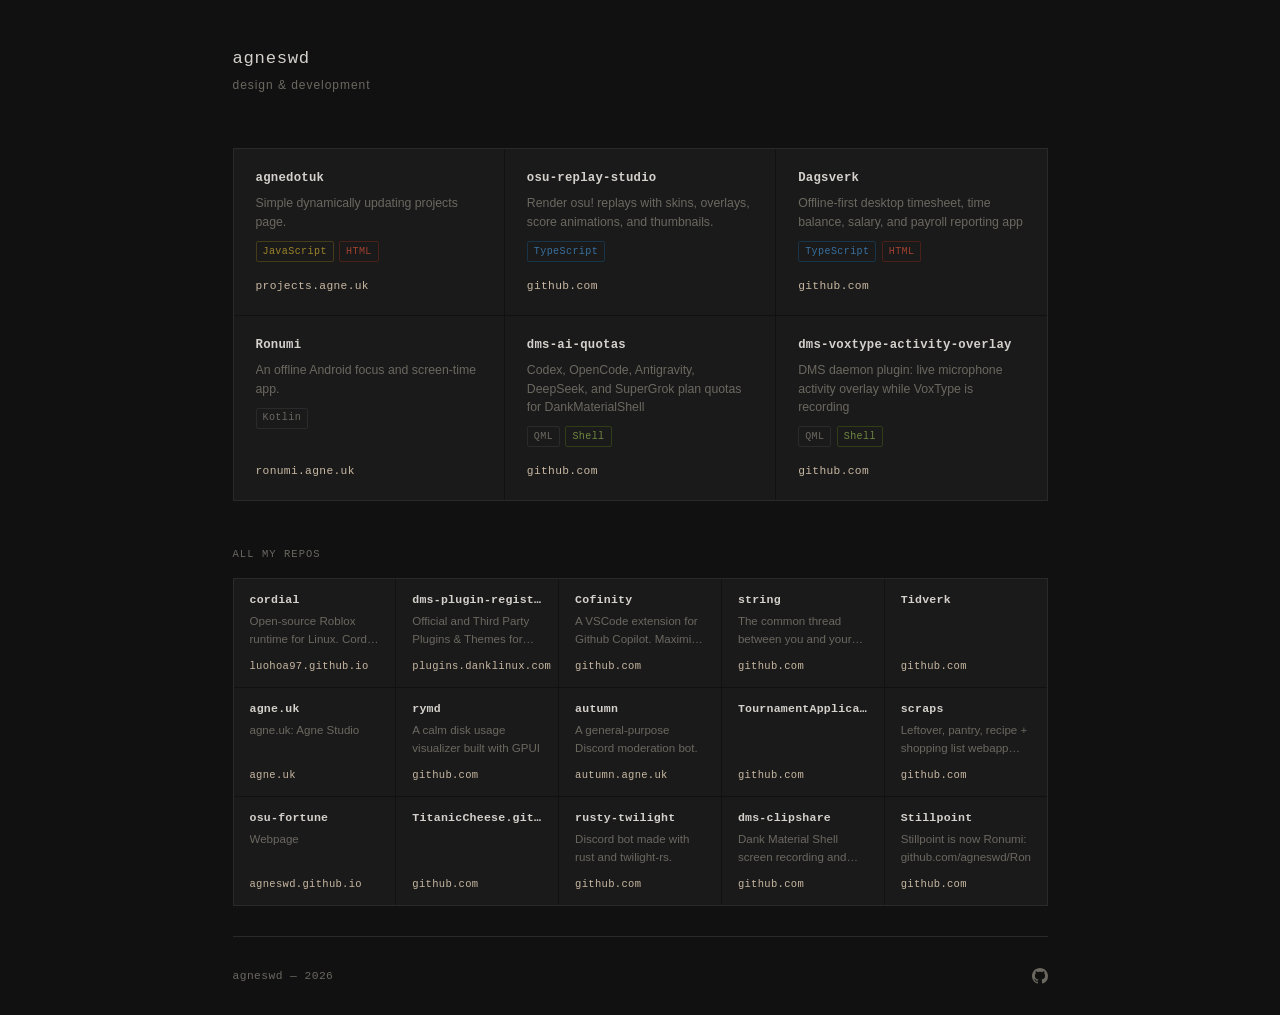
<file: index.html>
<!DOCTYPE html>
<html lang="en">
<head>
  <meta charset="UTF-8" />
  <meta name="viewport" content="width=device-width, initial-scale=1.0" />
  <title>agneswd</title>
  <link rel="stylesheet" href="styles.css" />
</head>
<body>
  <div class="page">

    <header class="site-header">
      <h1 class="site-name">agneswd</h1>
      <p class="site-tagline">design &amp; development</p>
    </header>

    <main>
      <section class="projects-section" aria-label="Pinned projects">
        <div id="project-grid" class="project-grid" role="list">
          <!-- Populated by script.js renderProjects() -->
        </div>
        <p id="loading-state" class="status-line">loading…</p>
        <p id="empty-state"   class="status-line" hidden>no projects yet.</p>
        <p id="error-state"   class="status-line" hidden>couldn’t load projects — try refreshing.</p>
      </section>

      <section class="repos-section" aria-label="All my repos">
        <h2 class="section-heading">All my repos</h2>
        <div id="repos-grid" class="project-grid" role="list">
          <!-- Populated by script.js renderAllRepos() -->
        </div>
        <p id="repos-empty-state" class="status-line" hidden>no public repos.</p>
      </section>
    </main>

    <footer class="site-footer">
      <span class="footer-line">agneswd &mdash; <time id="footer-year"></time></span>
      <a href="https://github.com/agneswd" class="footer-github" aria-label="GitHub profile" target="_blank" rel="noopener noreferrer">
        <svg xmlns="http://www.w3.org/2000/svg" viewBox="0 0 24 24" aria-hidden="true" focusable="false" width="16" height="16">
          <path d="M12 0C5.37 0 0 5.37 0 12c0 5.31 3.435 9.795 8.205 11.385.6.105.825-.255.825-.57 0-.285-.015-1.23-.015-2.235-3.015.555-3.795-.735-4.035-1.41-.135-.345-.72-1.41-1.23-1.695-.42-.225-1.02-.78-.015-.795.945-.015 1.62.87 1.845 1.23 1.08 1.815 2.805 1.305 3.495.99.105-.78.42-1.305.765-1.605-2.67-.3-5.46-1.335-5.46-5.925 0-1.305.465-2.385 1.23-3.225-.12-.3-.54-1.53.12-3.18 0 0 1.005-.315 3.3 1.23.96-.27 1.98-.405 3-.405s2.04.135 3 .405c2.295-1.56 3.3-1.23 3.3-1.23.66 1.65.24 2.88.12 3.18.765.84 1.23 1.905 1.23 3.225 0 4.605-2.805 5.625-5.475 5.925.435.375.81 1.095.81 2.22 0 1.605-.015 2.895-.015 3.3 0 .315.225.69.825.57A12.02 12.02 0 0 0 24 12c0-6.63-5.37-12-12-12z"/>
        </svg>
      </a>
    </footer>

  </div>

  <script src="script.js"></script>
</body>
</html>
</file>
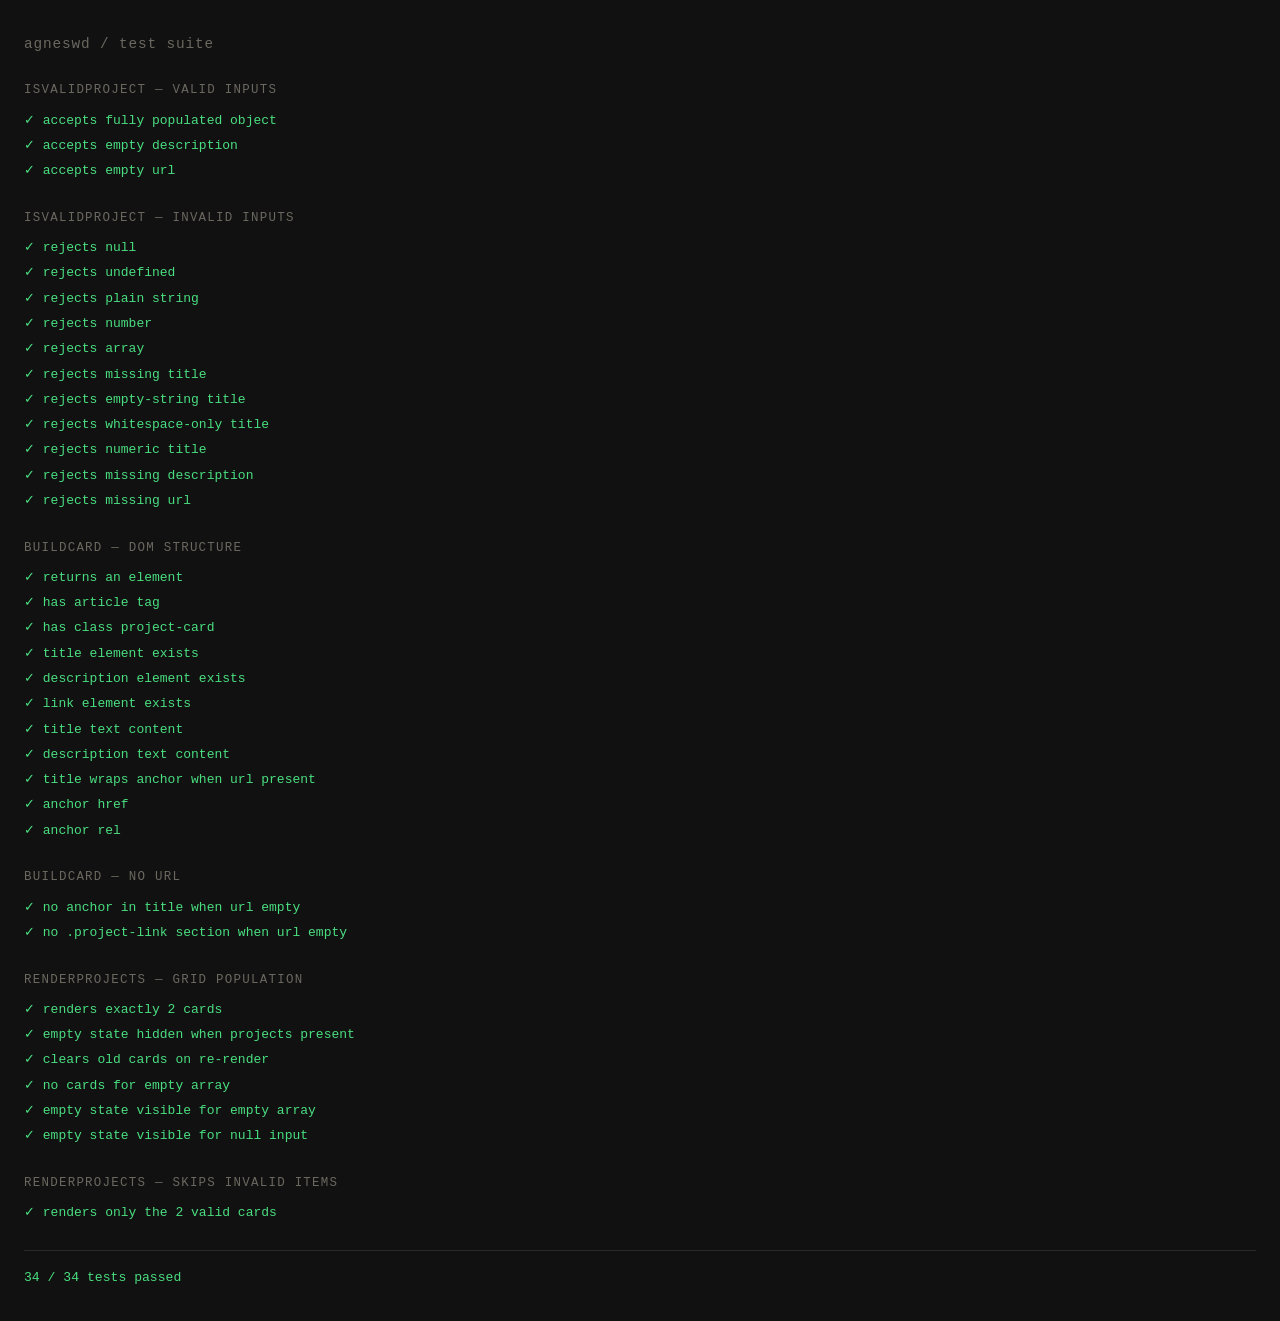
<file: test.html>
<!DOCTYPE html>
<html lang="en">
<head>
  <meta charset="UTF-8" />
  <meta name="viewport" content="width=device-width, initial-scale=1.0" />
  <title>portfolio — tests</title>
  <style>
    :root { --pass: #4ade80; --fail: #f87171; --bg: #111; --text: #d4d0cb; --muted: #6b6860; }
    * { box-sizing: border-box; margin: 0; padding: 0; }
    body { background: var(--bg); color: var(--text); font-family: "SFMono-Regular", Consolas, monospace; font-size: 13px; padding: 2rem 1.5rem; line-height: 1.7; }
    h1 { font-size: 0.9rem; font-weight: 400; letter-spacing: 0.06em; margin-bottom: 1.5rem; color: var(--muted); }
    .suite { margin-bottom: 1.5rem; }
    .suite-name { font-size: 0.78rem; color: var(--muted); text-transform: uppercase; letter-spacing: 0.1em; margin-bottom: 0.4rem; }
    .result { padding: 0.1rem 0; }
    .pass { color: var(--pass); }
    .fail { color: var(--fail); }
    .summary { margin-top: 1.5rem; padding-top: 1rem; border-top: 1px solid #2a2a2a; font-size: 0.82rem; }
    .summary.all-pass { color: var(--pass); }
    .summary.has-fail  { color: var(--fail); }
    /* Hidden test fixture */
    #fixture { display: none; }
  </style>
</head>
<body>
  <h1>agneswd / test suite</h1>
  <div id="output"></div>
  <div class="summary" id="summary"></div>

  <!-- Hidden DOM fixture used by rendering tests -->
  <div id="fixture">
    <div id="project-grid" role="list"></div>
    <p id="empty-state" hidden></p>
  </div>

  <script src="script.js"></script>
  <script>
    (function () {
      "use strict";

      // ── Micro test runner ───────────────────────────────────────────────
      const results = [];

      function assert(description, condition) {
        results.push({ description, pass: !!condition });
      }

      function assertEqual(description, a, b) {
        const pass = a === b;
        results.push({
          description,
          pass,
          detail: pass ? null : ("expected " + JSON.stringify(b) + ", got " + JSON.stringify(a)),
        });
      }

      function suite(name, fn) {
        const before = results.length;
        fn();
        const suiteResults = results.slice(before);
        render(name, suiteResults);
      }

      function render(name, suiteResults) {
        const out = document.getElementById("output");
        const div = document.createElement("div");
        div.className = "suite";
        div.innerHTML = '<div class="suite-name">' + name + '</div>';
        suiteResults.forEach(function (r) {
          const el = document.createElement("div");
          el.className = "result " + (r.pass ? "pass" : "fail");
          const icon = r.pass ? "✓" : "✗";
          el.textContent = icon + "  " + r.description;
          if (r.detail) {
            const detail = document.createElement("div");
            detail.style.paddingLeft = "1.4rem";
            detail.style.color = "var(--muted)";
            detail.textContent = r.detail;
            el.appendChild(detail);
          }
          div.appendChild(el);
        });
        out.appendChild(div);
      }

      // ── Tests ───────────────────────────────────────────────────────────

      suite("isValidProject — valid inputs", function () {
        const v = window.Portfolio.isValidProject;

        assert("accepts fully populated object",
          v({ title: "foo", description: "bar", url: "https://x.com" }));

        assert("accepts empty description",
          v({ title: "foo", description: "", url: "" }));

        assert("accepts empty url",
          v({ title: "foo", description: "desc", url: "" }));
      });

      suite("isValidProject — invalid inputs", function () {
        const v = window.Portfolio.isValidProject;

        assert("rejects null",                 !v(null));
        assert("rejects undefined",            !v(undefined));
        assert("rejects plain string",         !v("hello"));
        assert("rejects number",               !v(42));
        assert("rejects array",                !v([]));
        assert("rejects missing title",        !v({ description: "d", url: "u" }));
        assert("rejects empty-string title",   !v({ title: "", description: "d", url: "u" }));
        assert("rejects whitespace-only title",!v({ title: "   ", description: "d", url: "u" }));
        assert("rejects numeric title",        !v({ title: 123, description: "d", url: "u" }));
        assert("rejects missing description",  !v({ title: "t", url: "u" }));
        assert("rejects missing url",          !v({ title: "t", description: "d" }));
      });

      suite("buildCard — DOM structure", function () {
        const b = window.Portfolio.buildCard;

        const card = b({ title: "my project", description: "some desc", url: "https://example.com" });

        assert("returns an element", card instanceof HTMLElement);
        assertEqual("has article tag", card.tagName, "ARTICLE");
        assert("has class project-card", card.classList.contains("project-card"));
        assert("title element exists", card.querySelector(".project-title") !== null);
        assert("description element exists", card.querySelector(".project-description") !== null);
        assert("link element exists", card.querySelector(".project-link") !== null);
        assertEqual("title text content", card.querySelector(".project-title").textContent, "my project");
        assertEqual("description text content", card.querySelector(".project-description").textContent, "some desc");

        const anchor = card.querySelector(".project-title a");
        assert("title wraps anchor when url present", anchor !== null);
        assertEqual("anchor href", anchor && anchor.getAttribute("href"), "https://example.com");
        assertEqual("anchor rel", anchor && anchor.getAttribute("rel"), "noopener noreferrer");
      });

      suite("buildCard — no url", function () {
        const b = window.Portfolio.buildCard;
        const card = b({ title: "no link", description: "desc", url: "" });

        assert("no anchor in title when url empty",
          card.querySelector(".project-title a") === null);
        assert("no .project-link section when url empty",
          card.querySelector(".project-link") === null);
      });

      suite("renderProjects — grid population", function () {
        const r = window.Portfolio.renderProjects;
        const grid = document.getElementById("project-grid");
        const empty = document.getElementById("empty-state");

        // Test 1: renders correct number of cards
        r([
          { title: "a", description: "da", url: "" },
          { title: "b", description: "db", url: "https://b.com" },
        ]);
        assertEqual("renders exactly 2 cards", grid.querySelectorAll(".project-card").length, 2);
        assert("empty state hidden when projects present", empty.hidden === true);

        // Test 2: clears previous content on re-render
        r([{ title: "only one", description: "d", url: "" }]);
        assertEqual("clears old cards on re-render", grid.querySelectorAll(".project-card").length, 1);

        // Test 3: empty array shows empty state
        r([]);
        assertEqual("no cards for empty array", grid.querySelectorAll(".project-card").length, 0);
        assert("empty state visible for empty array", empty.hidden === false);

        // Test 4: non-array shows empty state
        grid.innerHTML = "";
        empty.hidden = true;
        r(null);
        assert("empty state visible for null input", empty.hidden === false);
      });

      suite("renderProjects — skips invalid items", function () {
        const r = window.Portfolio.renderProjects;
        const grid = document.getElementById("project-grid");

        r([
          { title: "valid", description: "d", url: "" },
          null,
          { title: "", description: "d", url: "" },
          "bad",
          { title: "also valid", description: "d2", url: "" },
        ]);

        assertEqual("renders only the 2 valid cards", grid.querySelectorAll(".project-card").length, 2);
      });

      // ── Summary ────────────────────────────────────────────────────────
      const total  = results.length;
      const passed = results.filter(function (r) { return r.pass; }).length;
      const failed = total - passed;

      const summaryEl = document.getElementById("summary");
      summaryEl.textContent = passed + " / " + total + " tests passed" +
        (failed > 0 ? " — " + failed + " failed" : "");
      summaryEl.className = "summary " + (failed > 0 ? "has-fail" : "all-pass");

      // Exit code hint for headless runners (e.g. puppeteer / playwright)
      window.__TEST_RESULTS__ = { total, passed, failed };
    })();
  </script>
</body>
</html>
</file>
<file: styles.css>
/* ── Reset & base ─────────────────────────────────────────────── */
*, *::before, *::after {
  box-sizing: border-box;
  margin: 0;
  padding: 0;
}

:root {
  --bg:          #111111;
  --surface:     #1a1a1a;
  --border:      #2a2a2a;
  --text:        #d4d0cb;
  --text-muted:  #6b6860;
  --accent:      #c8b8a2;
  --font-mono:   "SFMono-Regular", "Consolas", "Liberation Mono", monospace;
  --font-sans:   "Inter", "Helvetica Neue", Arial, sans-serif;
  --gap:         2rem;
  --max-width:   860px;
}

html {
  background-color: var(--bg);
  color: var(--text);
  font-family: var(--font-sans);
  font-size: 15px;
  line-height: 1.6;
  -webkit-font-smoothing: antialiased;
}

a {
  color: var(--accent);
  text-decoration: none;
}
a:hover {
  text-decoration: underline;
  text-underline-offset: 3px;
}

/* ── Page shell ───────────────────────────────────────────────── */
.page {
  min-height: 100vh;
  display: flex;
  flex-direction: column;
  max-width: var(--max-width);
  margin: 0 auto;
  padding: 3rem 1.5rem 2rem;
}

main {
  flex: 1;
}

/* ── Header ───────────────────────────────────────────────────── */
.site-header {
  margin-bottom: 3.5rem;
}

.site-name {
  font-family: var(--font-mono);
  font-size: 1.15rem;
  font-weight: 400;
  letter-spacing: 0.04em;
  color: var(--text);
}

.site-tagline {
  margin-top: 0.25rem;
  font-size: 0.8rem;
  color: var(--text-muted);
  letter-spacing: 0.08em;
  text-transform: lowercase;
}

/* ── Project grid ─────────────────────────────────────────────── */
.projects-section {
  margin-bottom: var(--gap);
}

/* ── Repos section ────────────────────────────────────────────── */
.repos-section {
  margin-top: 3rem;
  margin-bottom: var(--gap);
}
.repos-section .project-grid {
  grid-template-columns: repeat(auto-fit, minmax(160px, 1fr));
}
.section-heading {
  font-family: var(--font-mono);
  font-size: 0.7rem;
  font-weight: 400;
  letter-spacing: 0.1em;
  text-transform: uppercase;
  color: var(--text-muted);
  margin-bottom: 1rem;
}

.project-grid {
  display: grid;
  grid-template-columns: repeat(auto-fit, minmax(240px, 1fr));
  gap: 1px;
  border: 1px solid var(--border);
}

/* ── Project card ─────────────────────────────────────────────── */
.project-card {
  background: var(--surface);
  padding: 1.25rem 1.4rem;
  display: flex;
  flex-direction: column;
  gap: 0.4rem;
  border: 1px solid transparent;
  transition: border-color 0.15s ease, background 0.15s ease;
}

.project-card:hover {
  background: var(--bg);
  border-color: var(--border);
}

.project-title {
  font-family: var(--font-mono);
  font-size: 0.82rem;
  font-weight: 600;
  color: var(--text);
  letter-spacing: 0.02em;
  white-space: nowrap;
  overflow: hidden;
  text-overflow: ellipsis;
}

.project-title a {
  color: inherit;
}
.project-title a:hover {
  color: var(--accent);
  text-decoration: none;
}

.project-description {
  font-size: 0.82rem;
  color: var(--text-muted);
  line-height: 1.5;
  display: -webkit-box;
  -webkit-line-clamp: 3;
  line-clamp: 3;
  -webkit-box-orient: vertical;
  overflow: hidden;
}

.project-link {
  margin-top: auto;
  padding-top: 0.6rem;
  font-size: 0.75rem;
  font-family: var(--font-mono);
  color: var(--text-muted);
  letter-spacing: 0.03em;
}
.project-link a:hover {
  color: var(--accent);
}

/* ── Language tags (pinned cards only) ────────────────────────── */
.project-languages {
  display: flex;
  flex-wrap: wrap;
  gap: 0.35rem;
  margin-top: 0.25rem;
}

.language-tag {
  font-family: var(--font-mono);
  font-size: 0.67rem;
  color: var(--text-muted);
  letter-spacing: 0.04em;
  padding: 0.1rem 0.4rem;
  border: 1px solid var(--border);
  border-radius: 2px;
}

/* Per-language subtle tints — muted palette tuned for the dark theme */
.language-tag[data-lang="rust"]        { color: #a05a38; border-color: #4a2c18; }
.language-tag[data-lang="javascript"]  { color: #9a8428; border-color: #443c18; }
.language-tag[data-lang="typescript"]  { color: #3870a0; border-color: #183448; }
.language-tag[data-lang="html"]        { color: #a04030; border-color: #4a2018; }
.language-tag[data-lang="css"]         { color: #5048a0; border-color: #241e48; }
.language-tag[data-lang="python"]      { color: #389878; border-color: #183c30; }
.language-tag[data-lang="go"]          { color: #3880a0; border-color: #183848; }
.language-tag[data-lang="shell"]       { color: #708840; border-color: #303e18; }
.language-tag[data-lang="ruby"]        { color: #983840; border-color: #441818; }
.language-tag[data-lang="c"]           { color: #5870a0; border-color: #202e48; }
.language-tag[data-lang="c++"]         { color: #5870a0; border-color: #202e48; }
.language-tag[data-lang="java"]        { color: #a06038; border-color: #4a2c18; }

/* ── Compact cards (All my repos) ─────────────────────────── */
.project-card.project-card--compact {
  padding: 0.75rem 1rem;
  gap: 0.25rem;
}

.project-card.project-card--compact .project-title {
  font-size: 0.77rem;
}

.project-card.project-card--compact .project-description {
  font-size: 0.77rem;
  -webkit-line-clamp: 2;
  line-clamp: 2;
}

.project-card.project-card--compact .project-link {
  padding-top: 0.4rem;
  font-size: 0.7rem;
}

/* ── Status lines (loading / empty / error) ─────────────────── */
.status-line {
  color: var(--text-muted);
  font-size: 0.82rem;
  font-family: var(--font-mono);
  padding: 1.5rem 0;
  letter-spacing: 0.02em;
}

/* ── Footer ───────────────────────────────────────────────────── */
.site-footer {
  padding-top: 2rem;
  border-top: 1px solid var(--border);
  display: flex;
  align-items: center;
  justify-content: space-between;
}

.footer-line {
  font-size: 0.75rem;
  font-family: var(--font-mono);
  color: var(--text-muted);
  letter-spacing: 0.04em;
}

.footer-github {
  color: var(--text-muted);
  display: flex;
  align-items: center;
  transition: color 0.15s ease;
}

.footer-github:hover {
  color: var(--accent);
  text-decoration: none;
}

.footer-github svg {
  fill: currentColor;
}

/* ── Responsive ───────────────────────────────────────────────── */
@media (max-width: 480px) {
  .project-grid {
    grid-template-columns: 1fr;
  }
}
</file>
